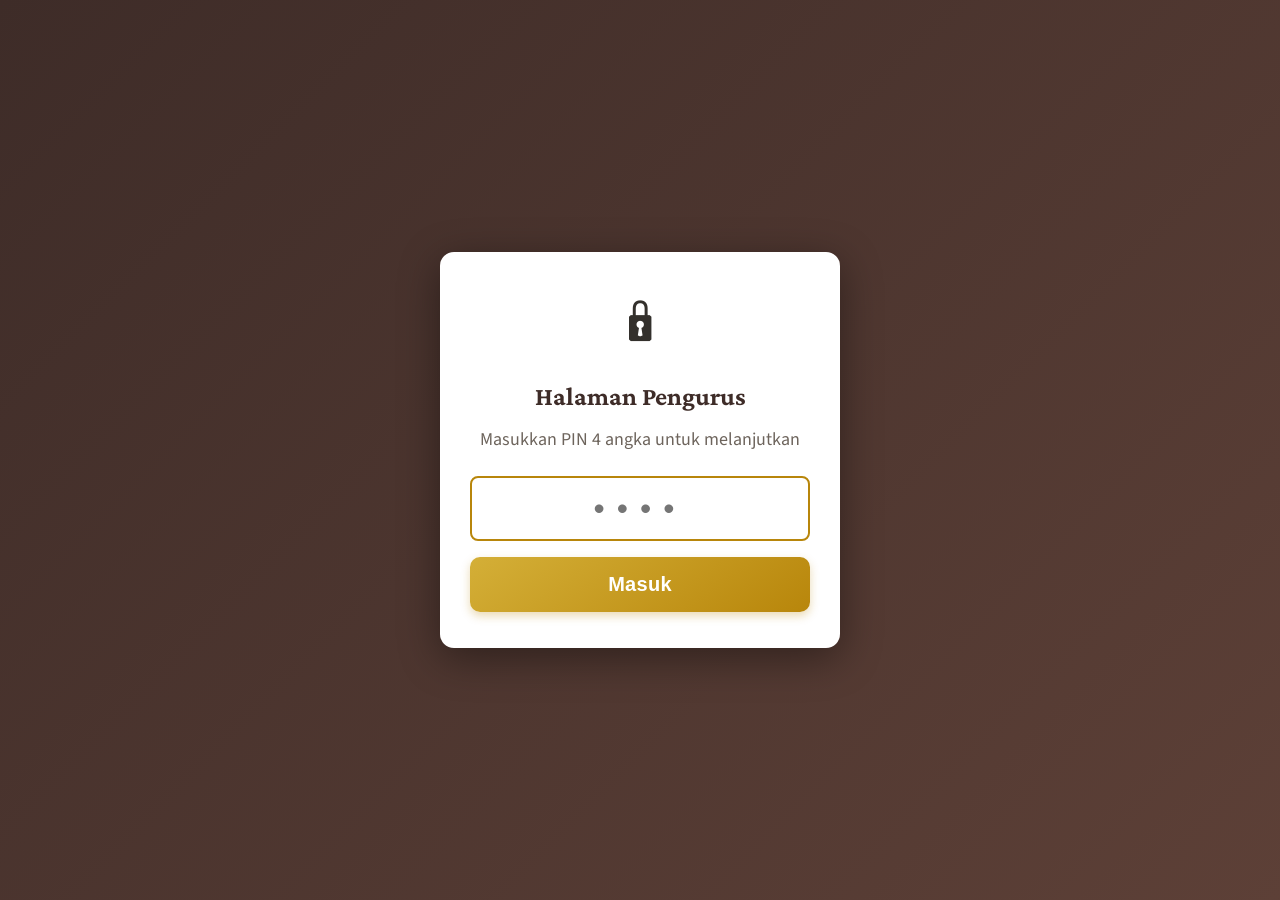
<file: gereja/admin.html>
<!DOCTYPE html>
<html lang="id">
<head>
  <meta charset="UTF-8">
  <meta name="viewport" content="width=device-width, initial-scale=1.0">
  <title>Admin — Gereja Kristus Cinta Kasih</title>
  <link rel="stylesheet" href="styles.css">
  <link rel="preconnect" href="https://fonts.googleapis.com">
  <link href="https://fonts.googleapis.com/css2?family=Crimson+Pro:wght@400;600;700&family=Source+Sans+3:wght@400;500;600;700&display=swap" rel="stylesheet">
</head>
<body class="admin-page">

  <!-- PIN Screen -->
  <div class="pin-screen" id="pinScreen">
    <div class="pin-card">
      <div class="pin-lock">&#128274;</div>
      <h2>Halaman Pengurus</h2>
      <p>Masukkan PIN 4 angka untuk melanjutkan</p>
      <input type="password" id="pinInput" inputmode="numeric" maxlength="4" placeholder="••••" autocomplete="off">
      <div class="pin-error" id="pinError" style="display:none;">PIN salah, coba lagi.</div>
      <button class="btn-submit" id="pinBtn">Masuk</button>
    </div>
  </div>

  <!-- Admin Main (hidden until PIN verified) -->
  <div class="admin-wrap" id="adminWrap" style="display:none;">

    <header class="admin-header">
      <div class="admin-header-inner">
        <a href="index.html" class="btn-back">&#8592; Kembali ke Tampilan Jemaat</a>
        <h1>Panel Pengurus</h1>
        <button class="btn-outline" id="logoutBtn">Keluar</button>
      </div>
    </header>

    <!-- Menu navigasi admin: memisahkan tiap bagian agar tidak menumpuk -->
    <nav class="admin-menu" id="adminMenu">
      <button class="admin-menu-btn active" data-page="dashboard">📊 Dashboard</button>
      <button class="admin-menu-btn" data-page="warta">📰 Warta</button>
      <button class="admin-menu-btn" data-page="jadwal">🗓️ Jadwal</button>
      <button class="admin-menu-btn" data-page="jemaat">👥 Data Jemaat</button>
      <button class="admin-menu-btn" data-page="doa">🙏 Pokok Doa</button>
    </nav>

    <main class="admin-main">

      <!-- ==================== HALAMAN MENU: DASHBOARD ==================== -->
      <div class="admin-menu-page" id="halaman-dashboard">

        <section class="admin-dashboard">
          <div class="stat-cards">
            <div class="stat-card">
              <span class="stat-num" id="statJemaat">0</span>
              <span class="stat-label">Jemaat Terdaftar</span>
            </div>
            <div class="stat-card">
              <span class="stat-num" id="statDoa">0</span>
              <span class="stat-label">Pokok Doa Masuk</span>
            </div>
            <div class="stat-card birthday-card">
              <span class="stat-num" id="statUlang">0</span>
              <span class="stat-label">Ulang Tahun Hari Ini</span>
            </div>
          </div>

          <!-- Birthday Reminder -->
          <div class="admin-panel" id="birthdayPanel">
            <div class="panel-title">
              <h2>&#127881; Ulang Tahun Hari Ini</h2>
            </div>
            <div id="birthdayList">
              <p class="empty-note">Tidak ada jemaat yang berulang tahun hari ini.</p>
            </div>
          </div>
        </section>

      </div>

      <!-- ==================== HALAMAN MENU: WARTA ==================== -->
      <div class="admin-menu-page" id="halaman-warta" style="display:none;">

        <section class="admin-panel">
          <div class="panel-title">
            <h2>Update Warta Jemaat</h2>
          </div>
          <div class="admin-form">
            <div class="form-group">
              <label for="wartaText">Teks Warta Jemaat — Akan ditampilkan di halaman publik</label>
              <textarea id="wartaText" rows="6" placeholder="Tulis warta terbaru di sini..."></textarea>
            </div>
            <div class="form-group">
              <label for="wartaFile">Tambah File Warta (PDF / Gambar) — Opsional</label>
              <input type="file" id="wartaFile" accept=".pdf,.png,.jpg,.jpeg,.gif,.webp">
              <small class="form-hint">Format: PDF, PNG, JPG, GIF, WebP. Maksimal 5 MB.</small>
            </div>
            <div id="filePreview" style="display:none; margin-top:10px;">
              <strong>File dipilih:</strong> <span id="fileName"></span>
              <button type="button" class="btn-outline btn-small" id="removeFileBtn" style="margin-left:10px;">Hapus</button>
            </div>
            <button class="btn-submit" id="saveWartaBtn">Simpan Warta</button>
            <button class="btn-outline btn-cancel-edit" id="batalEditWartaBtn" style="display:none; margin-top:10px;">Batalkan Edit</button>
            <div class="inline-msg" id="msgWarta" style="display:none;">Warta berhasil disimpan &#10003;</div>
          </div>
        </section>

        <section class="admin-panel">
          <div class="panel-title">
            <h2>Daftar Warta Tersimpan</h2>
            <p class="panel-sub">Klik Edit untuk mengubah, atau Hapus untuk membuang warta.</p>
          </div>
          <div class="table-scroll">
            <table class="admin-table">
              <thead>
                <tr>
                  <th>No</th>
                  <th>Tanggal</th>
                  <th>Isi (Preview)</th>
                  <th>File</th>
                  <th>Aksi</th>
                </tr>
              </thead>
              <tbody id="wartaTableBody"></tbody>
            </table>
          </div>
          <div class="empty-note" id="emptyWartaList">Belum ada warta tersimpan.</div>
        </section>

      </div>

      <!-- ==================== HALAMAN MENU: JADWAL ==================== -->
      <div class="admin-menu-page" id="halaman-jadwal" style="display:none;">

        <section class="admin-panel">
          <div class="panel-title">
            <h2>Tambah / Edit Jadwal Ibadah</h2>
            <p class="panel-sub">Pilih kategori, isi hari/nama/jam, lalu tambah. Gunakan tombol Edit untuk mengubah jadwal yang sudah ada.</p>
          </div>
          <div class="admin-form">
            <div class="form-group">
              <label for="kategoriJadwal">Kategori Ibadah</label>
              <select id="kategoriJadwal">
                <option value="raya">Ibadah Raya / Umum</option>
                <option value="anak">Sekolah Minggu</option>
                <option value="kpr">KPR (Pemuda &amp; Remaja)</option>
                <option value="khusus">Ibadah Khusus Lainnya</option>
              </select>
            </div>
            <!-- Kolom nama kategori, hanya dipakai bila pilihan "Ibadah Khusus Lainnya" -->
            <div class="form-group" id="grupNamaKhusus" style="display:none;">
              <label for="namaKhusus">Nama Ibadah Khusus (mis. Ibadah Natal, Ibadah Syukur)</label>
              <input type="text" id="namaKhusus" placeholder="Contoh: Ibadah Natal — 25 Desember">
            </div>
            <div class="form-row">
              <div class="form-group form-col">
                <label for="hariJadwal">Hari</label>
                <input type="text" id="hariJadwal" placeholder="Contoh: Minggu">
              </div>
              <div class="form-group form-col">
                <label for="jamJadwal">Jam</label>
                <input type="text" id="jamJadwal" placeholder="Contoh: 09:00 — 11:00 WIB">
              </div>
            </div>
            <div class="form-group">
              <label for="namaKegiatan">Nama Kegiatan</label>
              <input type="text" id="namaKegiatan" placeholder="Contoh: Ibadah Raya Khusus">
            </div>
            <button class="btn-submit" id="tambahJadwalBtn">Tambah Jadwal</button>
            <button class="btn-outline btn-cancel-edit" id="batalEditBtn" style="display:none;">Batalkan Edit</button>
            <div class="inline-msg" id="msgTambah" style="display:none;">Jadwal berhasil ditambahkan &#10003;</div>
          </div>

          <!-- Daftar ibadah khusus yang sudah dibuat -->
          <div class="jadwal-list-wrap">
            <h3 class="list-title">Ibadah Khusus yang Sudah Dibuat</h3>
            <div id="jadwalKhususList"></div>
          </div>
        </section>

        <section class="admin-panel">
          <div class="panel-title">
            <h2>Kelola Jadwal yang Sudah Ada</h2>
            <p class="panel-sub">Pilih kategori, lalu klik Edit untuk mengubah atau Hapus untuk membuang jadwal.</p>
          </div>
          <div class="admin-form">
            <div class="form-group">
              <!-- Pilihan kategori untuk melihat & mengelola jadwal yang ada -->
              <label for="kelolaKategori">Kategori</label>
              <select id="kelolaKategori">
                <option value="raya">Ibadah Raya / Umum</option>
                <option value="anak">Sekolah Minggu</option>
                <option value="kpr">KPR (Pemuda &amp; Remaja)</option>
                <option value="khusus">Ibadah Khusus Lainnya</option>
              </select>
            </div>
            <button class="btn-submit" id="tampilkanKelolaBtn">Tampilkan Jadwal Kategori Ini</button>
          </div>
          <div class="table-scroll">
            <table class="admin-table">
              <thead>
                <tr>
                  <th>No</th>
                  <th>Hari</th>
                  <th>Nama Kegiatan</th>
                  <th>Jam</th>
                  <th>Aksi</th>
                </tr>
              </thead>
              <tbody id="kelolaTableBody"></tbody>
            </table>
            <p class="empty-note">Gunakan tombol Edit untuk mengubah jadwal, atau Hapus untuk membuang jadwal.</p>
          </div>
          <div class="empty-note" id="emptyKelola">Belum ada jadwal untuk kategori ini.</div>
        </section>

      </div>

      <!-- ==================== HALAMAN MENU: DATA JEMAAT ==================== -->
      <div class="admin-menu-page" id="halaman-jemaat" style="display:none;">

        <section class="admin-panel">
          <div class="panel-title">
            <h2>Data Jemaat Terdaftar</h2>
            <p class="panel-sub">Daftar jemaat baru yang mengisi formulir di halaman publik.</p>
          </div>
          <div class="table-scroll">
            <table class="admin-table">
              <thead>
                <tr>
                  <th>No</th>
                  <th>Nama</th>
                  <th>Tanggal Lahir</th>
                  <th>No. HP/WA</th>
                  <th>Alamat Rumah</th>
                </tr>
              </thead>
              <tbody id="jemaatTableBody"></tbody>
            </table>
          </div>
          <div class="empty-note" id="emptyJemaat">Belum ada jemaat terdaftar.</div>
        </section>

      </div>

      <!-- ==================== HALAMAN MENU: POKOK DOA ==================== -->
      <div class="admin-menu-page" id="halaman-doa" style="display:none;">

        <section class="admin-panel">
          <div class="panel-title">
            <h2>Permohonan Doa Masuk</h2>
            <p class="panel-sub">Daftar permohonan doa yang dikirim jemaat (dengan status privasi).</p>
          </div>
          <div class="table-scroll">
            <table class="admin-table">
              <thead>
                <tr>
                  <th>No</th>
                  <th>Pokok Doa</th>
                  <th>Privasi</th>
                  <th>Tgl Masuk</th>
                </tr>
              </thead>
              <tbody id="doaTableBody"></tbody>
            </table>
          </div>
          <div class="empty-note" id="emptyDoa">Belum ada permohonan doa.</div>
        </section>

      </div>

    </main>
  </div>

  <script src="admin.js"></script>
</body>
</html>
</file>
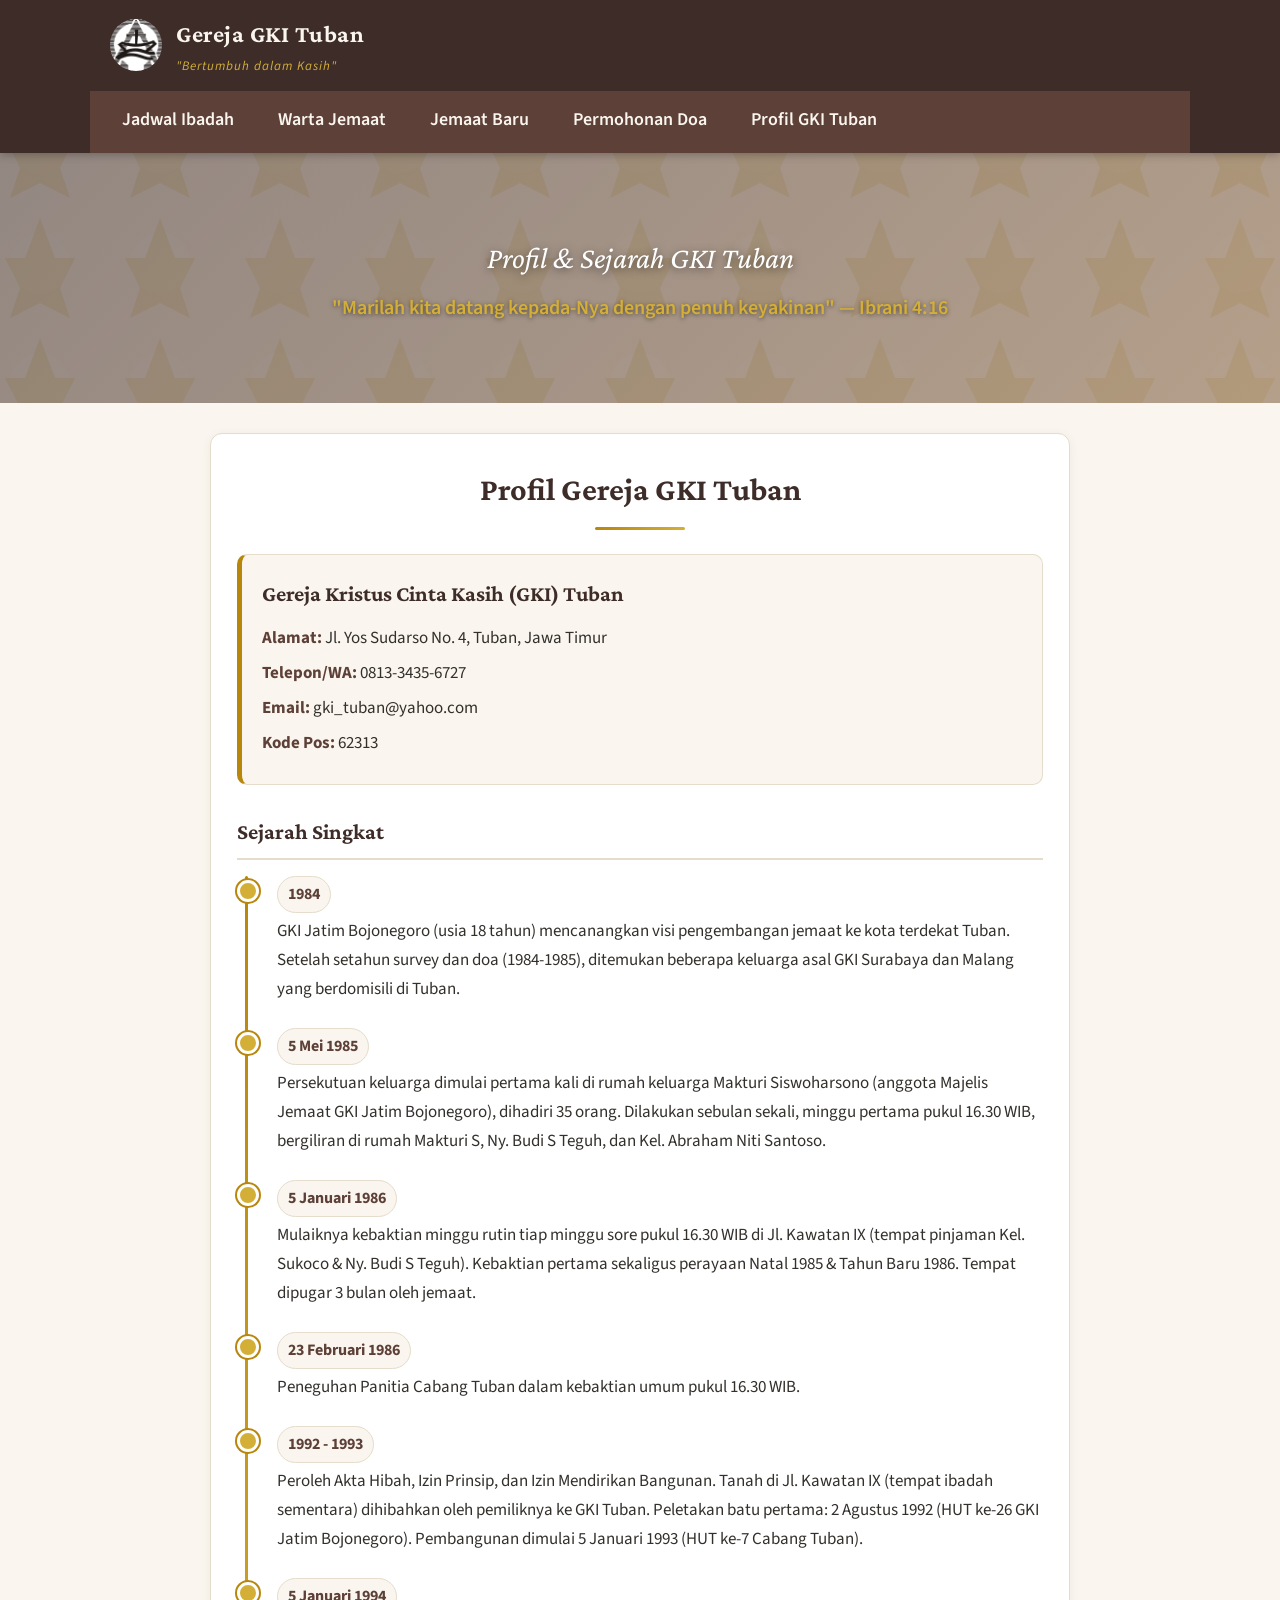
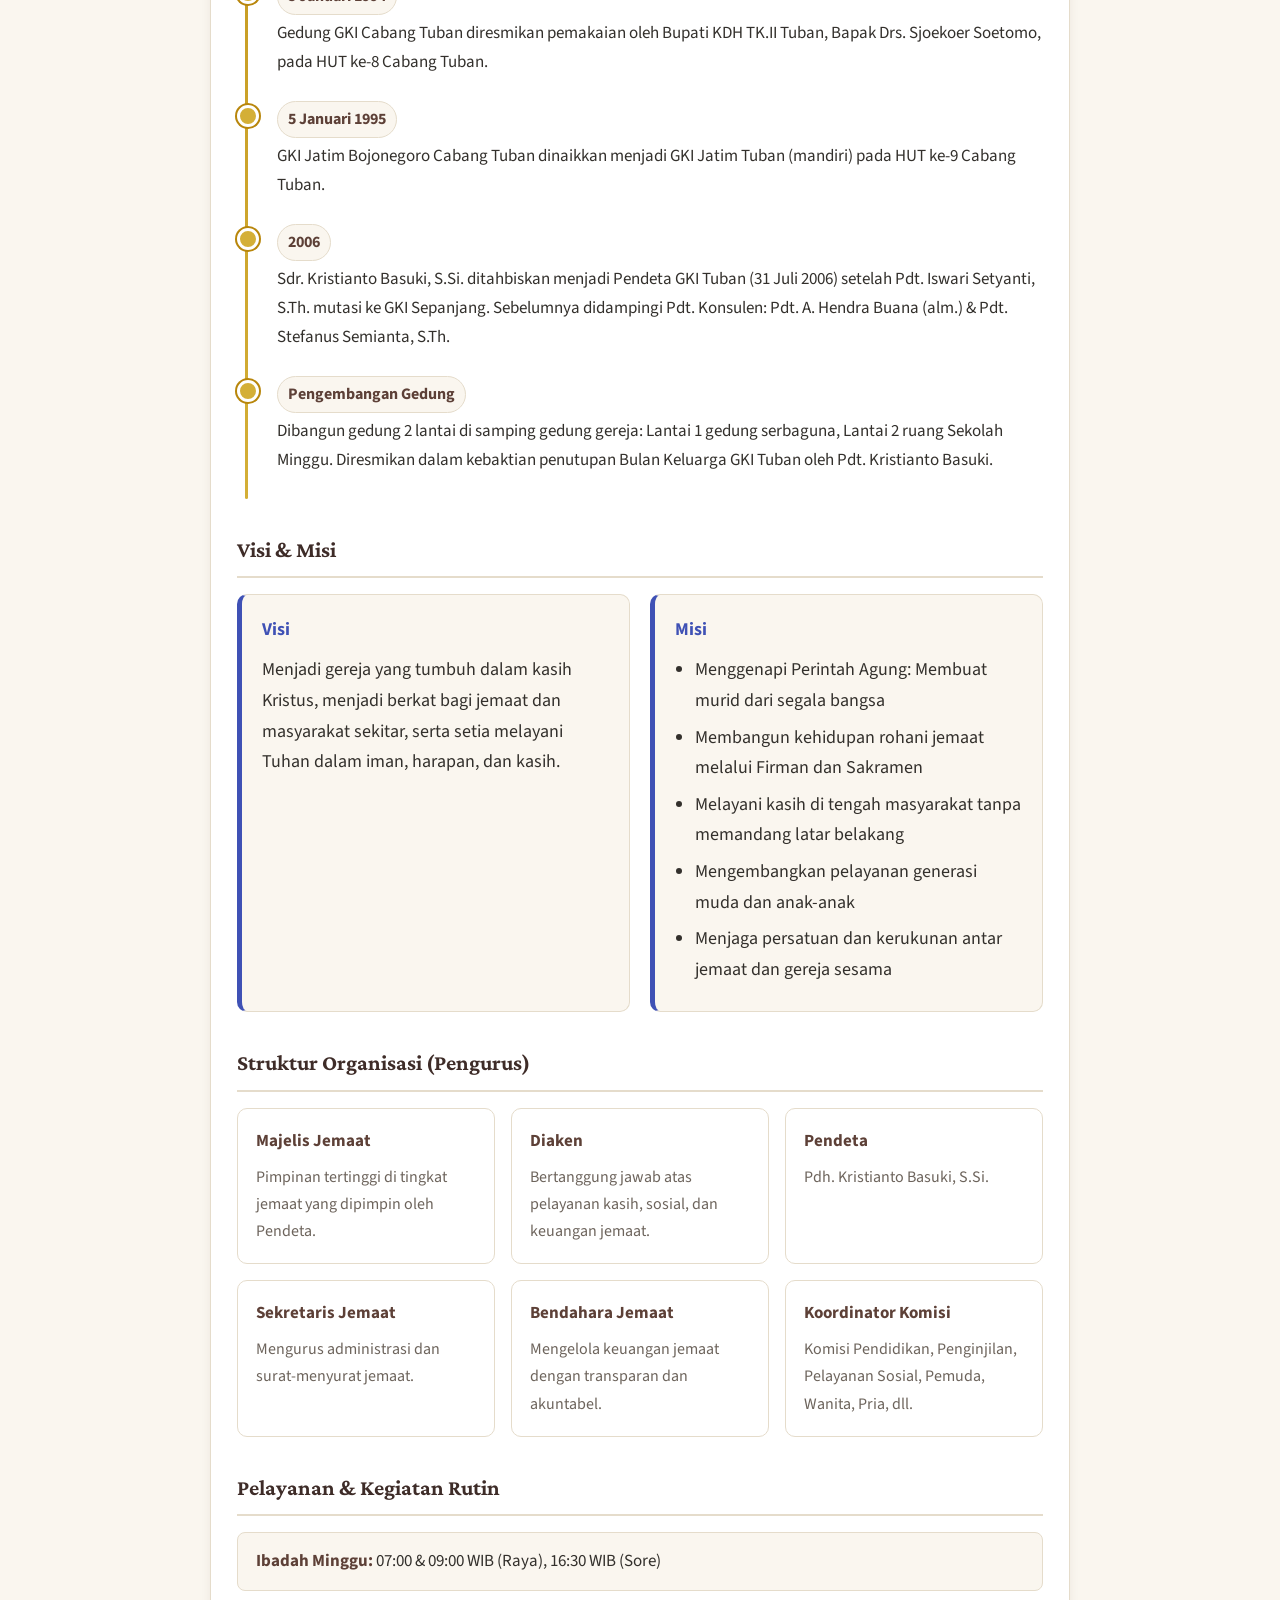
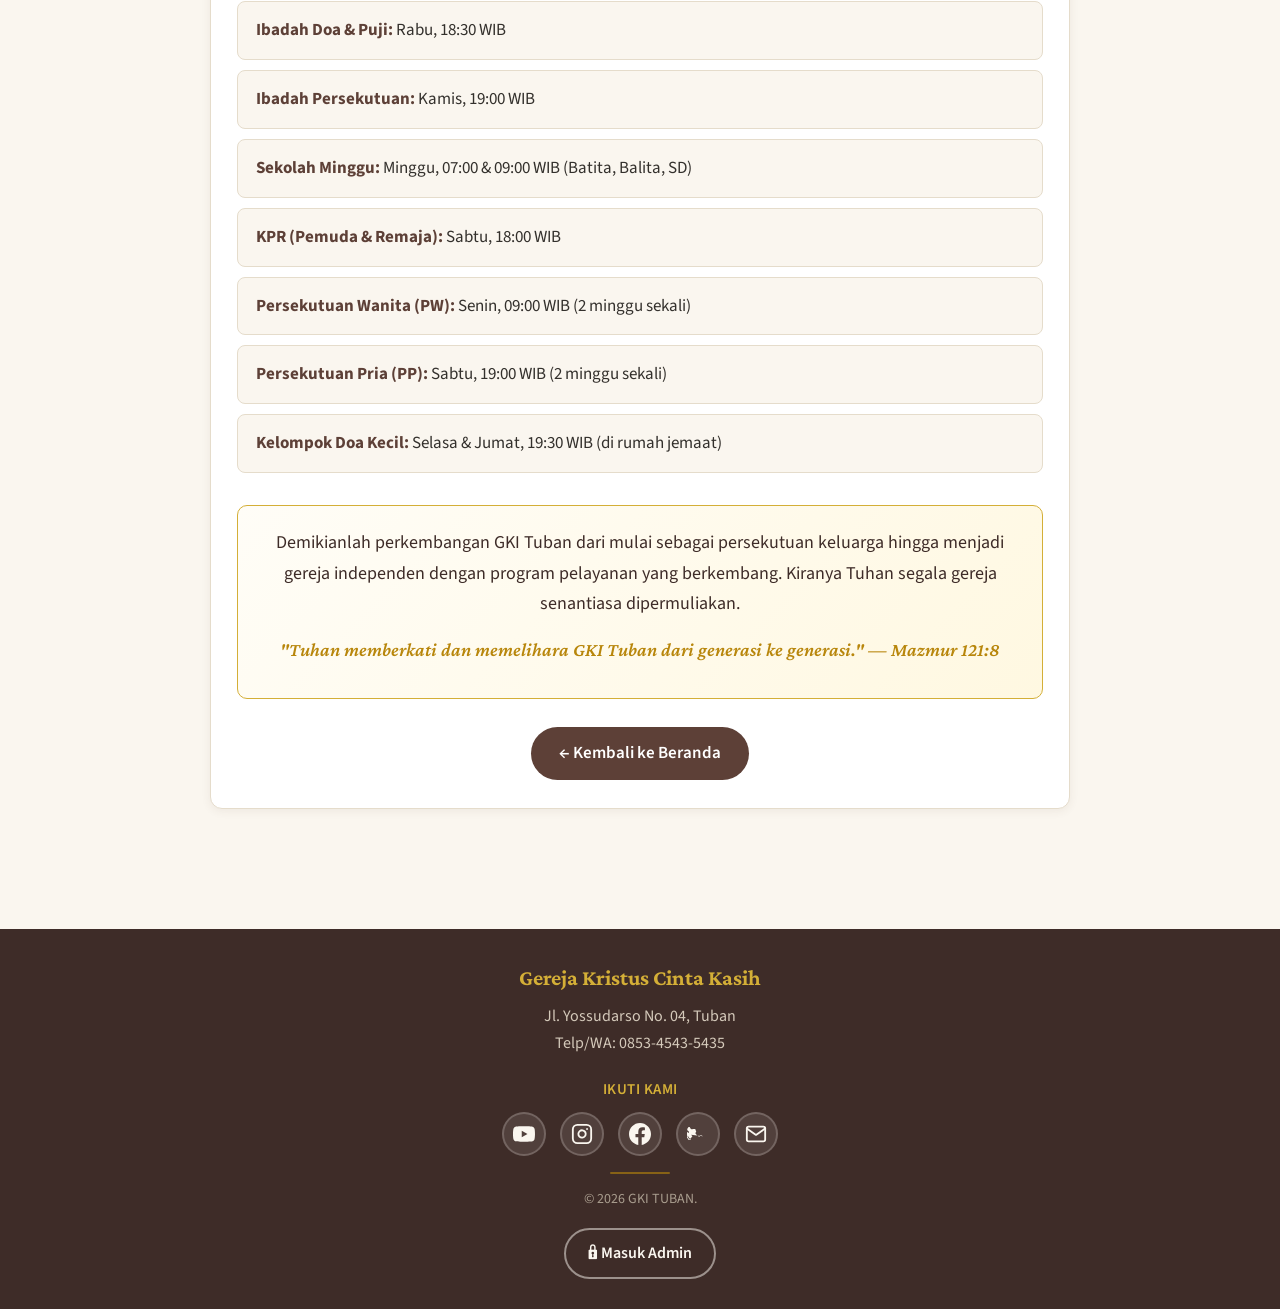
<file: gereja/profil.html>
<!DOCTYPE html>
<html lang="id">
<head>
  <meta charset="UTF-8">
  <meta name="viewport" content="width=device-width, initial-scale=1.0">
  <title>Profil GKI Tuban </title>
  <link rel="stylesheet" href="styles.css">
  <link rel="preconnect" href="https://fonts.googleapis.com">
  <link href="https://fonts.googleapis.com/css2?family=Crimson+Pro:wght@400;600;700&family=Source+Sans+3:wght@400;500;600;700&display=swap" rel="stylesheet">
</head>
<body>

  <!-- Header -->
  <header class="site-header">
    <div class="header-inner">
      <div class="logo-area">
        <img src="logo gki.png" alt="Logo GKI Tuban" class="logo-icon">
        <div class="logo-text">
          <span class="church-name">Gereja GKI Tuban</span>
          <span class="church-motto">"Bertumbuh dalam Kasih"</span>
        </div>
      </div>
      <button class="mobile-menu-btn" id="mobileMenuBtn" aria-label="Menu">
        <span></span><span></span><span></span>
      </button>
    </div>
    <nav class="main-nav" id="mainNav">
      <a href="index.html#jadwal" class="nav-link">Jadwal Ibadah</a>
      <a href="index.html#warta" class="nav-link">Warta Jemaat</a>
      <a href="index.html#jemaat-baru" class="nav-link">Jemaat Baru</a>
      <a href="index.html#doa" class="nav-link">Permohonan Doa</a>
      <a href="profil.html" class="nav-link active">Profil GKI Tuban</a>
    </nav>
  </header>

  <!-- Hero Banner untuk halaman profil -->
  <section class="hero-banner" style="height: 250px;">
    <div class="hero-overlay"></div>
    <div class="hero-content">
      <p class="hero-verse">Profil & Sejarah GKI Tuban</p>
      <p class="hero-ref">"Marilah kita datang kepada-Nya dengan penuh keyakinan" — Ibrani 4:16</p>
    </div>
  </section>

  <main class="main-content">

    <!-- ===================== PROFIL LENGKAP GKI TUBAN ===================== -->
    <section class="section-block">
      <div class="section-header">
        <h2>Profil Gereja GKI Tuban</h2>
        <div class="section-divider"></div>
      </div>

      <div class="profile-content">
        <div class="profile-intro-box">
          <h3>Gereja Kristus Cinta Kasih (GKI) Tuban</h3>
          <p><strong>Alamat:</strong> Jl. Yos Sudarso No. 4, Tuban, Jawa Timur</p>
          <p><strong>Telepon/WA:</strong>  0813-3435-6727</p>
          <p><strong>Email:</strong>  gki_tuban@yahoo.com </p>
          <p><strong>Kode Pos:</strong> 62313</p>
        </div>

        <div class="profile-section">
          <h3>Sejarah Singkat</h3>
          <div class="history-timeline">
            <div class="timeline-item">
              <div class="timeline-year">1984</div>
              <div class="timeline-desc">GKI Jatim Bojonegoro (usia 18 tahun) mencanangkan visi pengembangan jemaat ke kota terdekat Tuban. Setelah setahun survey dan doa (1984-1985), ditemukan beberapa keluarga asal GKI Surabaya dan Malang yang berdomisili di Tuban.</div>
            </div>
            <div class="timeline-item">
              <div class="timeline-year">5 Mei 1985</div>
              <div class="timeline-desc">Persekutuan keluarga dimulai pertama kali di rumah keluarga Makturi Siswoharsono (anggota Majelis Jemaat GKI Jatim Bojonegoro), dihadiri 35 orang. Dilakukan sebulan sekali, minggu pertama pukul 16.30 WIB, bergiliran di rumah Makturi S, Ny. Budi S Teguh, dan Kel. Abraham Niti Santoso.</div>
            </div>
            <div class="timeline-item">
              <div class="timeline-year">5 Januari 1986</div>
              <div class="timeline-desc">Mulaiknya kebaktian minggu rutin tiap minggu sore pukul 16.30 WIB di Jl. Kawatan IX (tempat pinjaman Kel. Sukoco & Ny. Budi S Teguh). Kebaktian pertama sekaligus perayaan Natal 1985 & Tahun Baru 1986. Tempat dipugar 3 bulan oleh jemaat.</div>
            </div>
            <div class="timeline-item">
              <div class="timeline-year">23 Februari 1986</div>
              <div class="timeline-desc">Peneguhan Panitia Cabang Tuban dalam kebaktian umum pukul 16.30 WIB.</div>
            </div>
            <div class="timeline-item">
              <div class="timeline-year">1992 - 1993</div>
              <div class="timeline-desc">Peroleh Akta Hibah, Izin Prinsip, dan Izin Mendirikan Bangunan. Tanah di Jl. Kawatan IX (tempat ibadah sementara) dihibahkan oleh pemiliknya ke GKI Tuban. Peletakan batu pertama: 2 Agustus 1992 (HUT ke-26 GKI Jatim Bojonegoro). Pembangunan dimulai 5 Januari 1993 (HUT ke-7 Cabang Tuban).</div>
            </div>
            <div class="timeline-item">
              <div class="timeline-year">5 Januari 1994</div>
              <div class="timeline-desc">Gedung GKI Cabang Tuban diresmikan pemakaian oleh Bupati KDH TK.II Tuban, Bapak Drs. Sjoekoer Soetomo, pada HUT ke-8 Cabang Tuban.</div>
            </div>
            <div class="timeline-item">
              <div class="timeline-year">5 Januari 1995</div>
              <div class="timeline-desc">GKI Jatim Bojonegoro Cabang Tuban dinaikkan menjadi GKI Jatim Tuban (mandiri) pada HUT ke-9 Cabang Tuban.</div>
            </div>
            <div class="timeline-item">
              <div class="timeline-year">2006</div>
              <div class="timeline-desc">Sdr. Kristianto Basuki, S.Si. ditahbiskan menjadi Pendeta GKI Tuban (31 Juli 2006) setelah Pdt. Iswari Setyanti, S.Th. mutasi ke GKI Sepanjang. Sebelumnya didampingi Pdt. Konsulen: Pdt. A. Hendra Buana (alm.) & Pdt. Stefanus Semianta, S.Th.</div>
            </div>
            <div class="timeline-item">
              <div class="timeline-year">Pengembangan Gedung</div>
              <div class="timeline-desc">Dibangun gedung 2 lantai di samping gedung gereja: Lantai 1 gedung serbaguna, Lantai 2 ruang Sekolah Minggu. Diresmikan dalam kebaktian penutupan Bulan Keluarga GKI Tuban oleh Pdt. Kristianto Basuki.</div>
            </div>
          </div>
        </div>

        <div class="profile-section">
          <h3>Visi & Misi</h3>
          <div class="vision-mission">
            <div class="vm-card">
              <h4>Visi</h4>
              <p>Menjadi gereja yang tumbuh dalam kasih Kristus, menjadi berkat bagi jemaat dan masyarakat sekitar, serta setia melayani Tuhan dalam iman, harapan, dan kasih.</p>
            </div>
            <div class="vm-card">
              <h4>Misi</h4>
              <ul>
                <li>Menggenapi Perintah Agung: Membuat murid dari segala bangsa</li>
                <li>Membangun kehidupan rohani jemaat melalui Firman dan Sakramen</li>
                <li>Melayani kasih di tengah masyarakat tanpa memandang latar belakang</li>
                <li>Mengembangkan pelayanan generasi muda dan anak-anak</li>
                <li>Menjaga persatuan dan kerukunan antar jemaat dan gereja sesama</li>
              </ul>
            </div>
          </div>
        </div>

        <div class="profile-section">
          <h3>Struktur Organisasi (Pengurus)</h3>
          <div class="structure-grid">
            <div class="structure-card">
              <h4>Majelis Jemaat</h4>
              <p>Pimpinan tertinggi di tingkat jemaat yang dipimpin oleh Pendeta.</p>
            </div>
            <div class="structure-card">
              <h4>Diaken</h4>
              <p>Bertanggung jawab atas pelayanan kasih, sosial, dan keuangan jemaat.</p>
            </div>
            <div class="structure-card">
              <h4>Pendeta</h4>
              <p>Pdh. Kristianto Basuki, S.Si.</p>
            </div>
            <div class="structure-card">
              <h4>Sekretaris Jemaat</h4>
              <p>Mengurus administrasi dan surat-menyurat jemaat.</p>
            </div>
            <div class="structure-card">
              <h4>Bendahara Jemaat</h4>
              <p>Mengelola keuangan jemaat dengan transparan dan akuntabel.</p>
            </div>
            <div class="structure-card">
              <h4>Koordinator Komisi</h4>
              <p>Komisi Pendidikan, Penginjilan, Pelayanan Sosial, Pemuda, Wanita, Pria, dll.</p>
            </div>
          </div>
        </div>

        <div class="profile-section">
          <h3>Pelayanan & Kegiatan Rutin</h3>
          <ul class="ministry-list">
            <li><strong>Ibadah Minggu:</strong> 07:00 & 09:00 WIB (Raya), 16:30 WIB (Sore)</li>
            <li><strong>Ibadah Doa & Puji:</strong> Rabu, 18:30 WIB</li>
            <li><strong>Ibadah Persekutuan:</strong> Kamis, 19:00 WIB</li>
            <li><strong>Sekolah Minggu:</strong> Minggu, 07:00 & 09:00 WIB (Batita, Balita, SD)</li>
            <li><strong>KPR (Pemuda & Remaja):</strong> Sabtu, 18:00 WIB</li>
            <li><strong>Persekutuan Wanita (PW):</strong> Senin, 09:00 WIB (2 minggu sekali)</li>
            <li><strong>Persekutuan Pria (PP):</strong> Sabtu, 19:00 WIB (2 minggu sekali)</li>
            <li><strong>Kelompok Doa Kecil:</strong> Selasa & Jumat, 19:30 WIB (di rumah jemaat)</li>
          </ul>
        </div>

        <div class="profile-conclusion">
          <p>Demikianlah perkembangan GKI Tuban dari mulai sebagai persekutuan keluarga hingga menjadi gereja independen dengan program pelayanan yang berkembang. Kiranya Tuhan segala gereja senantiasa dipermuliakan.</p>
          <p class="blessing">"Tuhan memberkati dan memelihara GKI Tuban dari generasi ke generasi." — Mazmur 121:8</p>
        </div>

        <div class="back-link">
          <a href="index.html" class="btn-back-home">← Kembali ke Beranda</a>
        </div>
      </div>
    </section>

  </main>

  <!-- Footer -->
  <footer class="site-footer">
    <div class="footer-inner">
      <p class="footer-church">Gereja Kristus Cinta Kasih</p>
      <p class="footer-addr">Jl. Yossudarso No. 04, Tuban</p>
      <p class="footer-contact">Telp/WA: 0853-4543-5435</p>

      <!-- Social Media -->
      <div class="footer-social">
        <span class="social-label">Ikuti Kami</span>
        <div class="social-links">
          <a href="https://youtube.com" target="_blank" rel="noopener noreferrer" class="social-link social-youtube" aria-label="YouTube GKI Tuban" title="YouTube">
            <svg class="social-icon" viewBox="0 0 24 24" fill="currentColor" aria-hidden="true"><path d="M23.498 6.186a3.016 3.016 0 0 0-2.122-2.136C19.505 3.545 12 3.545 12 3.545s-7.505 0-9.377.505A3.017 3.017 0 0 0 .502 6.186C0 8.07 0 12 0 12s0 3.93.502 5.814a3.016 3.016 0 0 0 2.122 2.136c1.871.505 9.376.505 9.376.505s7.505 0 9.377-.505a3.015 3.015 0 0 0 2.122-2.136C24 15.93 24 12 24 12s0-3.93-.502-5.814zM9.545 15.568V8.432L15.818 12 9.545 15.568z"/></svg>
          </a>
          <a href="https://instagram.com" target="_blank" rel="noopener noreferrer" class="social-link social-instagram" aria-label="Instagram GKI Tuban" title="Instagram">
            <svg class="social-icon" viewBox="0 0 24 24" fill="none" stroke="currentColor" stroke-width="2" stroke-linecap="round" stroke-linejoin="round" aria-hidden="true"><rect x="2" y="2" width="20" height="20" rx="5" ry="5"/><path d="M16 11.37A4 4 0 1 1 12.63 8 4 4 0 0 1 16 11.37z"/><line x1="17.5" y1="6.5" x2="17.51" y2="6.5"/></svg>
          </a>
          <a href="https://facebook.com" target="_blank" rel="noopener noreferrer" class="social-link social-facebook" aria-label="Facebook GKI Tuban" title="Facebook">
            <svg class="social-icon" viewBox="0 0 24 24" fill="currentColor" aria-hidden="true"><path d="M24 12.073c0-6.627-5.373-12-12-12s-12 5.373-12 12c0 5.99 4.388 10.954 10.125 11.854v-8.385H7.078v-3.47h3.047V9.43c0-3.007 1.792-4.669 4.533-4.669 1.312 0 2.686.235 2.686.235v2.953H15.83c-1.491 0-1.956.925-1.956 1.874v2.25h3.328l-.532 3.47h-2.796v8.385C19.612 23.027 24 18.062 24 12.073z"/></svg>
          </a>
          <a href="https://wa.me/6285345435435" target="_blank" rel="noopener noreferrer" class="social-link social-whatsapp" aria-label="WhatsApp GKI Tuban" title="WhatsApp">
            <svg class="social-icon" viewBox="0 0 24 24" fill="currentColor" aria-hidden="true"><path d="M17.472 14.382c-.297-.149-1.758-.867-2.03-.967-.273-.099-.471-.148-.67.15-.197.297-.767.966-.94 1.164-.173.199-.347.223-.644.075-.297-.15-1.255-.463-2.39-1.475-.883-.788-1.48-1.761-1.653-2.059-.173-.297-.018-.454.13-.606.134-.133.297-.347.446-.52.149-.174.198-.298.298-.472.099-.173.05-.371-.025-.52-.075-.149-.669-1.612-.916-2.207-.242-.579-.487-.5-.669-.51-.173-.008-.371-.01-.57-.01-.198 0-.396.01-.594.01-.198 0-.42.01-.618.075-.198.074-.402.15-.57.224-.297.15-.669.224-1.044.074-.372-.149-1.094-.573-1.492-1.425-.396-.853-.6-.963-.84-.997-.24-.033-.51-.074-.789.1-.297.174-1.048.74-1.348 1.474-.3.736-.397 1.264-.248 1.553.134.274.42.593.805 1.01.396.42.855.955.997 1.154.075.099.14.198.18.3.04.099.04.199-.055.298-.074.099-.18.248-.375.248-.188 0-.574-.173-.854-.274-.323-.12-.607-.274-.805-.423-.198-.149-.497-.446-.57-.446-.099 0-.198.074-.247.124a.76.76 0 0 0-.124.198c-.075.274-.298.916-.373 1.19-.074.274-.099.472-.074.646.025.174.1.347.223.447.273.224 1.094 1.355 1.517 2.39.298.734.446 1.308.496 1.483.05.198.05.396.024.57-.024.174-.223.224-.447.298-.248.074-.522.05-.794.025-.199-.025-.423-.05-.62-.15-.198-.1-.371-.274-.547-.472-.174-.198-.273-.423-.323-.646-.05-.223-.024-.371.05-.52.074-.15.201-.323.349-.472.174-.173.374-.323.62-.423.273-.1.597-.05.945.025.372.074 1.397.524 1.842 1.524.396.88.523 1.676.597 2.175.049.348.024.524-.124.67-.149.149-.397.173-.62.074-.198-.074-.396-.248-.594-.423-.173-.173-.3-.397-.423-.646-.074-.199-.05-.372.025-.547.074-.198.248-.472.472-.646.248-.174.573-.248.849-.174.397.075.794.174 1.019.373.224.223.472.523.646.849.174.323.198.573.074.794-.124.224-.373.323-.598.15a1.77 1.77 0 0 1-.647-.597 1.73 1.73 0 0 1-.348-.67c-.074-.249-.05-.473.05-.647.074-.199.273-.373.523-.447.274-.074.548-.05.823.05.174 0 .373-.025.547-.1.174-.074.397-.223.62-.398.224-.174.423-.374.597-.598.173-.223.223-.446.124-.62-.075-.149-.3-.274-.573-.3-.247-.025-.523-.025-.798-.025-.274 0-.548.025-.823.1-.273.074-.522.249-.746.473-.224.224-.423.524-.597.798-.174.274-.323.523-.398.748-.075.224-.075.423-.05.597.025.173.124.373.298.473.223.124.446.149.745.124.298-.025.62-.075.945-.274.323-.198.62-.473.895-.798.274-.323.523-.72.646-1.19.124-.473.05-1.019-.249-1.468a1.76 1.76 0 0 0-.648-.62c-.223-.173-.447-.3-.697-.374-.273-.074-.573-.1-.873-.1-.173 0-.347.025-.52.075z"/></svg>
          </a>
          <a href="mailto:gki.tuban@example.com" class="social-link social-email" aria-label="Email GKI Tuban" title="Email">
            <svg class="social-icon" viewBox="0 0 24 24" fill="none" stroke="currentColor" stroke-width="2" stroke-linecap="round" stroke-linejoin="round" aria-hidden="true"><path d="M4 4h16c1.1 0 2 .9 2 2v12c0 1.1-.9 2-2 2H4c-1.1 0-2-.9-2-2V6c0-1.1.9-2 2-2z"/><polyline points="22,6 12,13 2,6"/></svg>
          </a>
        </div>
      </div>

      <div class="footer-divider"></div>
      <p class="footer-copy">&copy; 2026 GKI TUBAN.</p>
      <a href="admin.html" class="btn-admin-access">&#128274; Masuk Admin</a>
    </div>
  </footer>

  <script src="app.js"></script>
</body>
</html>
</file>
<file: gereja/styles.css>
:root {
  --warna-emas: #b8860b;
  --warna-emas-terang: #d4af37;
  --warna-cokelat: #5d4037;
  --warna-cokelat-gelap: #3e2c28;
  --warna-krem: #faf6ef;
  --warna-krem-gelap: #f1e9dc;
  --warna-biru-doa: #3f51b5;
  
  --warna-hijau: #2e7d32;
  --warna-merah: #c62828;
  --warna-teks: #33302c;
  --warna-teks-muda: #6d645c;
  --warna-putih: #ffffff;
  --warna-garis: #e5dccb;
}

* {
  margin: 0;
  padding: 0;
  box-sizing: border-box;
}

html {
  scroll-behavior: smooth;
  scroll-padding-top: 80px;
}

body {
  font-family: 'Source Sans 3', -apple-system, BlinkMacSystemFont, "Segoe UI", Arial, sans-serif;
  background: var(--warna-krem);
  color: var(--warna-teks);
  font-size: 18px; /* ukuran font agak besar untuk lansia */
  line-height: 1.7;
}

h1, h2, h3 {
  font-family: 'Crimson Pro', Georgia, serif;
  color: var(--warna-cokelat-gelap);
}

/* ================= HEADER & NAVIGASI ================= */

.site-header {
  background: var(--warna-cokelat-gelap);
  color: var(--warna-krem);
  position: sticky;
  top: 0;
  z-index: 100;
  box-shadow: 0 2px 8px rgba(0,0,0,0.25);
}

.header-inner {
  display: flex;
  align-items: center;
  justify-content: space-between;
  max-width: 1100px;
  margin: 0 auto;
  padding: 14px 20px;
}

.logo-area {
  display: flex;
  align-items: center;
  gap: 14px;
}

.logo-icon {
  width: 52px;
  height: 52px;
  border-radius: 50%;
  object-fit: cover;
  flex-shrink: 0;
}

.logo-text {
  display: flex;
  flex-direction: column;
}

.church-name {
  font-family: 'Crimson Pro', Georgia, serif;
  font-size: 24px;
  font-weight: 700;
  letter-spacing: 0.5px;
}

.church-motto {
  font-size: 13px;
  font-style: italic;
  color: var(--warna-emas-terang);
  letter-spacing: 1px;
}

/* Mobile menu toggle */
.mobile-menu-btn {
  display: none;
  background: none;
  border: 2px solid var(--warna-krem);
  border-radius: 6px;
  padding: 8px;
  cursor: pointer;
  flex-direction: column;
  gap: 5px;
}

.mobile-menu-btn span {
  display: block;
  width: 26px;
  height: 3px;
  background: var(--warna-krem);
  border-radius: 2px;
}

.main-nav {
  background: var(--warna-cokelat);
  max-width: 1100px;
  margin: 0 auto;
  display: flex;
  padding: 0 10px;
}

.nav-link {
  display: block;
  padding: 14px 22px;
  color: var(--warna-krem);
  text-decoration: none;
  font-size: 18px;
  font-weight: 600;
  border-bottom: 4px solid transparent;
  transition: background 0.2s;
}

.nav-link:hover,
.nav-link.active {
  background: var(--warna-cokelat-gelap);
  border-bottom-color: var(--warna-emas-terang);
}

/* ================= HERO BANNER ================= */

.hero-banner {
  position: relative;
  height: 300px;
  background-image:
    linear-gradient(135deg, rgba(62,44,40,0.55), rgba(124,88,56,0.55)),
    url('data:image/svg+xml;utf8,<svg xmlns="http://www.w3.org/2000/svg" width="120" height="120" viewBox="0 0 120 120"><circle cx="60" cy="45" r="30" fill="%23ffffff" opacity="0.25"/><path d="M60 0 L75 40 L95 40 L80 70 L90 100 L60 85 L30 100 L40 70 L25 40 L45 40 Z" fill="%23d4af37" opacity="0.20"/></svg>');
  background-size: auto, 120px 120px;
  background-position: center, center;
  display: flex;
  align-items: center;
  justify-content: center;
  text-align: center;
}

.hero-content {
  max-width: 700px;
  padding: 20px;
}

.hero-verse {
  font-family: 'Crimson Pro', Georgia, serif;
  font-size: 30px;
  font-style: italic;
  color: var(--warna-putih);
  text-shadow: 0 2px 8px rgba(0,0,0,0.5);
  margin-bottom: 8px;
}

.hero-ref {
  color: var(--warna-emas-terang);
  font-size: 20px;
  font-weight: 600;
  text-shadow: 0 1px 4px rgba(0,0,0,0.5);
}

/* ================= MAIN CONTENT / SECTIONS ================= */

.main-content {
  max-width: 900px;
  margin: 0 auto;
  padding: 30px 20px 60px;
}

.section-block {
  margin-bottom: 60px;
  background: var(--warna-putih);
  border-radius: 12px;
  padding: 28px 26px;
  box-shadow: 0 2px 10px rgba(93,64,55,0.08);
  border: 1px solid var(--warna-garis);
}

.section-header {
  text-align: center;
  margin-bottom: 24px;
}

.section-header h2 {
  font-size: 32px;
  margin-bottom: 10px;
}

.section-divider {
  width: 90px;
  height: 3px;
  background: linear-gradient(90deg, var(--warna-emas), var(--warna-emas-terang));
  margin: 0 auto;
  border-radius: 3px;
}

.section-desc {
  text-align: center;
  color: var(--warna-teks-muda);
  margin-bottom: 24px;
  font-size: 18px;
}

/* ================= SCHEDULE TABS ================= */

.schedule-tabs {
  display: flex;
  flex-wrap: wrap;
  gap: 8px;
  justify-content: center;
  margin-bottom: 24px;
}

.tab-btn {
  background: var(--warna-krem-gelap);
  border: 2px solid var(--warna-garis);
  color: var(--warna-cokelat);
  font-size: 16px;
  font-weight: 600;
  padding: 12px 20px;
  border-radius: 30px;
  cursor: pointer;
  transition: all 0.2s;
}

.tab-btn:hover {
  background: var(--warna-krem);
}

.tab-btn.active {
  background: var(--warna-cokelat);
  border-color: var(--warna-cokelat);
  color: var(--warna-putih);
}

.tab-content {
  display: none;
}

.tab-content.active {
  display: block;
  animation: fadeIn 0.3s ease;
}

@keyframes fadeIn {
  from { opacity: 0; transform: translateY(6px); }
  to { opacity: 1; transform: translateY(0); }
}

.schedule-card {
  display: flex;
  align-items: center;
  gap: 18px;
  background: var(--warna-krem);
  border-left: 5px solid var(--warna-emas);
  border-radius: 8px;
  padding: 16px 20px;
  margin-bottom: 12px;
}

.schedule-day {
  flex-shrink: 0;
  min-width: 90px;
  text-align: center;
  background: var(--warna-cokelat);
  color: var(--warna-putih);
  font-weight: 700;
  padding: 10px 8px;
  border-radius: 8px;
  font-size: 16px;
}

.schedule-detail {
  display: flex;
  flex-direction: column;
}

.schedule-detail strong {
  font-size: 19px;
  color: var(--warna-cokelat-gelap);
}

.schedule-detail span {
  color: var(--warna-teks-muda);
  font-size: 16px;
}

/* ================= WARTA ================= */

.section-warta {
  background: linear-gradient(180deg, var(--warna-putih), var(--warna-krem));
}

.warta-container {
  background: var(--warna-putih);
  border: 1px solid var(--warna-garis);
  border-radius: 10px;
  padding: 22px;
}

.warta-date {
  font-size: 16px;
  color: var(--warna-emas);
  font-weight: 700;
  margin-bottom: 12px;
  letter-spacing: 0.5px;
}

.warta-body {
  white-space: pre-line;
  font-size: 18px;
}

.warta-list {
  display: flex;
  flex-direction: column;
  gap: 20px;
}

.warta-item {
  background: var(--warna-putih);
  border: 1px solid var(--warna-garis);
  border-radius: 10px;
  padding: 20px;
  box-shadow: 0 2px 8px rgba(93,64,55,0.06);
  transition: box-shadow 0.2s, border-color 0.2s;
}

.warta-item:hover {
  box-shadow: 0 4px 16px rgba(93,64,55,0.1);
  border-color: var(--warna-emas);
}

.warta-item-date {
  font-size: 14px;
  color: var(--warna-emas);
  font-weight: 700;
  margin-bottom: 10px;
  letter-spacing: 0.5px;
}

.warta-item-teks {
  font-size: 18px;
  line-height: 1.8;
  color: var(--warna-teks);
  white-space: pre-wrap;
}

.warta-item img,
.warta-item iframe {
  max-width: 100%;
  height: auto;
  display: block;
  border-radius: 8px;
  margin-top: 12px;
}

.warta-file-image img {
  border: 1px solid var(--warna-garis);
}

.warta-file-pdf iframe {
  border: 1px solid var(--warna-garis);
  border-radius: 8px;
}

.warta-file-pdf p,
.warta-pdf-download {
  margin-top: 12px;
  text-align: center;
}

.warta-file-name {
  margin-top: 0 !important;
  font-size: 14px;
  color: var(--warna-teks-muda);
  font-weight: 500;
  text-align: center;
  margin-bottom: 6px;
}

.warta-file-pdf a {
  display: inline-flex;
  align-items: center;
  gap: 10px;
  background: linear-gradient(135deg, var(--warna-emas) 0%, var(--warna-emas-terang) 50%, var(--warna-emas) 100%);
  background-size: 200% 100%;
  color: var(--warna-cokelat-gelap);
  font-weight: 700;
  font-size: 15px;
  padding: 12px 28px;
  border-radius: 50px;
  text-decoration: none;
  box-shadow: 
    0 4px 14px rgba(184,134,11,0.35),
    0 0 0 1px rgba(212,175,55,0.5) inset;
  transition: transform 0.2s, box-shadow 0.2s, background-position 0.3s;
  position: relative;
  overflow: hidden;
}

.warta-file-pdf a::before {
  content: "";
  position: absolute;
  inset: 0;
  background: linear-gradient(135deg, transparent 0%, rgba(255,255,255,0.3) 50%, transparent 100%);
  opacity: 0;
  transition: opacity 0.3s;
}

.warta-file-pdf a:hover {
  transform: translateY(-3px);
  box-shadow: 
    0 7px 22px rgba(184,134,11,0.45),
    0 0 0 1px rgba(212,175,55,0.7) inset;
  background-position: 100% 0;
}

.warta-file-pdf a:hover::before {
  opacity: 1;
  animation: shimmer 1.5s infinite;
}

.warta-file-pdf a:active {
  transform: translateY(-1px);
  box-shadow: 0 3px 10px rgba(184,134,11,0.35);
}

@keyframes shimmer {
  0% { transform: translateX(-100%); }
  100% { transform: translateX(100%); }
}

.warta-file-pdf a:active {
  transform: translateY(0);
}

.warta-file-other a {
  color: var(--warna-emas);
  font-weight: 600;
}

/* ================= FORMULIR ================= */

.church-form {
  max-width: 620px;
  margin: 0 auto;
}

.form-group {
  margin-bottom: 22px;
}

.form-group label {
  display: block;
  font-weight: 600;
  margin-bottom: 6px;
  font-size: 18px;
  color: var(--warna-cokelat);
}

.form-group input[type="text"],
.form-group input[type="tel"],
.form-group input[type="date"] {
  width: 100%;
  padding: 14px 16px;
  font-size: 18px;
  border: 2px solid var(--warna-garis);
  border-radius: 8px;
  background: var(--warna-putih);
  transition: border-color 0.2s;
}

.form-group input:focus,
.form-group textarea:focus {
  outline: none;
  border-color: var(--warna-emas);
  background: #fffdf7;
}

.form-group textarea {
  width: 100%;
  padding: 14px 16px;
  font-size: 18px;
  border: 2px solid var(--warna-garis);
  border-radius: 8px;
  font-family: inherit;
  resize: vertical;
  min-height: 120px;
  background: var(--warna-putih);
}

/* Privasi radio custom */
.privacy-label {
  font-size: 18px;
  font-weight: 600;
  color: var(--warna-cokelat);
  margin-bottom: 8px;
  display: block;
}

.privacy-options {
  display: flex;
  flex-direction: column;
  gap: 12px;
}

.radio-option {
  display: flex;
  align-items: center;
  gap: 10px;
  cursor: pointer;
  font-size: 18px;
  background: var(--warna-krem);
  border: 2px solid var(--warna-garis);
  padding: 12px 14px;
  border-radius: 8px;
  transition: border-color 0.2s;
}

.radio-option:hover {
  border-color: var(--warna-emas);
}

.radio-option input[type="radio"] {
  width: 22px;
  height: 22px;
  flex-shrink: 0;
  accent-color: var(--warna-emas);
}

/* Submit buttons */
.btn-submit {
  display: block;
  width: 100%;
  background: linear-gradient(145deg, var(--warna-emas-terang), var(--warna-emas));
  color: var(--warna-putih);
  font-size: 20px;
  font-weight: 700;
  padding: 16px;
  border: none;
  border-radius: 10px;
  cursor: pointer;
  transition: transform 0.15s, box-shadow 0.15s;
  box-shadow: 0 4px 10px rgba(184,134,11,0.3);
  letter-spacing: 0.3px;
}

.btn-submit:hover {
  transform: translateY(-2px);
  box-shadow: 0 6px 16px rgba(184,134,11,0.4);
}

.btn-submit:active {
  transform: translateY(0);
}

.btn-submit-doa {
  background: linear-gradient(145deg, #5f6fb8, var(--warna-biru-doa));
  box-shadow: 0 4px 10px rgba(63,81,181,0.3);
}

.btn-submit-doa:hover {
  box-shadow: 0 6px 16px rgba(63,81,181,0.4);
}

/* Success message */
.form-success {
  text-align: center;
  background: #e8f5e9;
  border: 2px solid var(--warna-hijau);
  border-radius: 10px;
  padding: 24px;
  margin-top: 20px;
}

.success-icon {
  width: 48px;
  height: 48px;
  background: var(--warna-hijau);
  color: var(--warna-putih);
  border-radius: 50%;
  display: inline-flex;
  align-items: center;
  justify-content: center;
  font-size: 26px;
  margin-bottom: 8px;
}

/* ================= FOOTER ================= */

.site-footer {
  background: var(--warna-cokelat-gelap);
  color: var(--warna-krem);
  text-align: center;
  padding: 30px 20px;
}

.footer-church {
  font-family: 'Crimson Pro', Georgia, serif;
  font-size: 22px;
  font-weight: 700;
  color: var(--warna-emas-terang);
  margin-bottom: 6px;
}

.footer-addr, .footer-contact {
  font-size: 16px;
  color: #d4c9ba;
}

.footer-divider {
  width: 60px;
  height: 2px;
  background: var(--warna-emas);
  margin: 14px auto;
  opacity: 0.6;
  border-radius: 2px;
}

.footer-copy {
  font-size: 14px;
  color: #a99d8e;
}

/* ============================================================
   HALAMAN ADMIN
   ============================================================ */

.admin-page {
  background: var(--warna-krem);
}

/* PIN Screen */
.pin-screen {
  position: fixed;
  inset: 0;
  background: linear-gradient(135deg, var(--warna-cokelat-gelap), var(--warna-cokelat));
  display: flex;
  align-items: center;
  justify-content: center;
  padding: 20px;
  z-index: 200;
}

.pin-card {
  background: var(--warna-putih);
  border-radius: 14px;
  padding: 36px 30px;
  max-width: 400px;
  width: 100%;
  text-align: center;
  box-shadow: 0 10px 40px rgba(0,0,0,0.4);
}

.pin-lock {
  font-size: 44px;
  margin-bottom: 12px;
}

.pin-card h2 {
  font-size: 26px;
  margin-bottom: 6px;
}

.pin-card p {
  color: var(--warna-teks-muda);
  margin-bottom: 20px;
}

.pin-card input {
  width: 100%;
  text-align: center;
  font-size: 32px;
  letter-spacing: 12px;
  padding: 12px;
  border: 2px solid var(--warna-garis);
  border-radius: 8px;
  margin-bottom: 16px;
}

.pin-card input:focus {
  outline: none;
  border-color: var(--warna-emas);
}

.pin-error {
  color: var(--warna-merah);
  font-weight: 600;
  margin-bottom: 12px;
}

/* Admin Header */
.admin-header {
  background: var(--warna-cokelat-gelap);
  color: var(--warna-putih);
}

.admin-header-inner {
  max-width: 1100px;
  margin: 0 auto;
  padding: 16px 20px;
  display: flex;
  align-items: center;
  justify-content: space-between;
  gap: 14px;
  flex-wrap: wrap;
}

.admin-header-inner h1 {
  color: var(--warna-putih);
  font-size: 26px;
  order: 2;
}

.btn-back {
  color: var(--warna-krem);
  text-decoration: none;
  font-weight: 600;
  font-size: 16px;
  padding: 8px 14px;
  border: 2px solid rgba(250,246,239,0.5);
  border-radius: 8px;
  transition: background 0.2s;
  order: 1;
}

.btn-back:hover {
  background: rgba(250,246,239,0.15);
}

.btn-outline {
  background: none;
  border: 2px solid rgba(250,246,239,0.5);
  color: var(--warna-krem);
  font-size: 16px;
  font-weight: 600;
  padding: 8px 18px;
  border-radius: 8px;
  cursor: pointer;
  order: 3;
}

.btn-outline:hover {
  background: rgba(250,246,239,0.15);
}

/* Admin Main */
.admin-main {
  max-width: 1000px;
  margin: 0 auto;
  padding: 30px 20px 60px;
}

/* ===== Menu navigasi admin =====
   Bar tombol di atas konten. Aktif satu menu saja agar dashboard tidak
   menampilkan semua bagian sekaligus (biar tidak ribet saat data banyak). */
.admin-menu {
  max-width: 1000px;
  margin: 16px auto 0;
  padding: 0 20px;
  display: flex;
  flex-wrap: wrap;
  gap: 8px;
}

.admin-menu-btn {
  background: var(--warna-krem-gelap);
  border: 2px solid var(--warna-garis);
  color: var(--warna-cokelat);
  font-size: 17px;
  font-weight: 600;
  padding: 12px 18px;
  border-radius: 30px;
  cursor: pointer;
  transition: all 0.2s;
}

.admin-menu-btn:hover {
  background: var(--warna-putih);
}

.admin-menu-btn.active {
  background: var(--warna-cokelat);
  border-color: var(--warna-cokelat);
  color: var(--warna-putih);
}

/* Tombol "Batalkan Edit" muncul saat mode edit jadwal aktif */
.btn-cancel-edit {
  width: 100%;
  margin-top: 10px;
  background: none;
  color: var(--warna-merah);
  border: 2px solid var(--warna-merah);
  font-size: 18px;
  font-weight: 600;
  padding: 12px;
  border-radius: 10px;
  cursor: pointer;
}

.btn-cancel-edit:hover {
  background: rgba(198,40,40,0.08);
}

.admin-panel {
  background: var(--warna-putih);
  border: 1px solid var(--warna-garis);
  border-radius: 12px;
  padding: 24px;
  margin-bottom: 28px;
  box-shadow: 0 2px 8px rgba(93,64,55,0.06);
}

.panel-title {
  border-bottom: 2px solid var(--warna-krem-gelap);
  padding-bottom: 12px;
  margin-bottom: 20px;
}

.panel-title h2 {
  font-size: 24px;
}

.admin-form {
  max-width: 700px;
}

.inline-msg {
  margin-top: 14px;
  color: var(--warna-hijau);
  font-weight: 600;
}

/* Stat cards */
.stat-cards {
  display: grid;
  grid-template-columns: repeat(3, 1fr);
  gap: 14px;
  margin-bottom: 28px;
}

.stat-card {
  background: var(--warna-putih);
  border: 1px solid var(--warna-garis);
  border-radius: 12px;
  text-align: center;
  padding: 22px 12px;
}

.stat-num {
  display: block;
  font-family: 'Crimson Pro', Georgia, serif;
  font-size: 42px;
  font-weight: 700;
  color: var(--warna-cokelat-gelap);
}

.stat-label {
  color: var(--warna-teks-muda);
  font-size: 15px;
  font-weight: 600;
}

.birthday-card .stat-num {
  color: var(--warna-emas);
}

/* Birthday list */
.birthday-item {
  display: flex;
  align-items: center;
  gap: 14px;
  background: #fff8e1;
  border: 2px solid var(--warna-emas-terang);
  border-radius: 10px;
  padding: 14px 18px;
  margin-bottom: 10px;
}

.birthday-cake {
  font-size: 28px;
}

.birthday-item strong {
  font-size: 20px;
  color: var(--warna-cokelat-gelap);
}

.birthday-item .birthday-age {
  color: var(--warna-emas);
  font-weight: 700;
}

.empty-note {
  color: var(--warna-teks-muda);
  font-style: italic;
  padding: 10px 0;
}

/* Tables */
.table-scroll {
  overflow-x: auto;
}

.admin-table {
  width: 100%;
  border-collapse: collapse;
  font-size: 17px;
}

.admin-table th,
.admin-table td {
  text-align: left;
  padding: 12px 14px;
  border-bottom: 1px solid var(--warna-garis);
}

.admin-table thead th {
  background: var(--warna-krem-gelap);
  color: var(--warna-cokelat);
  font-weight: 700;
  font-size: 16px;
}

.admin-table tbody tr:hover {
  background: #fbf6ee;
}

.badge-privasi {
  display: inline-block;
  padding: 4px 12px;
  border-radius: 20px;
  font-size: 14px;
  font-weight: 600;
}

.badge-publik {
  background: #e3f2fd;
  color: #1565c0;
}

.badge-rahasia {
  background: #f3e5f5;
  color: #7b1fa2;
}

.badge-file {
  display: inline-block;
  padding: 4px 10px;
  border-radius: 16px;
  font-size: 13px;
  font-weight: 600;
}
.badge-file.pdf {
  background: #fdecea;
  color: #c62828;
}
.badge-file.img {
  background: #e8f5e9;
  color: #2e7d32;
}

/* ============================================================
   RESPONSIVE (Mobile-first adjustments)
   ============================================================ */

@media (max-width: 768px) {

  body {
    font-size: 17px;
  }

  .church-name {
    font-size: 20px;
  }

  .church-motto {
    font-size: 12px;
  }

  .mobile-menu-btn {
    display: flex;
  }

  .main-nav {
    display: none;
    flex-direction: column;
    padding: 0;
  }

  .main-nav.open {
    display: flex;
  }

  .nav-link {
    padding: 16px 20px;
    border-bottom: 1px solid rgba(250,246,239,0.15);
    font-size: 19px;
  }

  .hero-banner {
    height: 230px;
  }

  .hero-verse {
    font-size: 24px;
  }

  .hero-ref {
    font-size: 18px;
  }

  .main-content {
    padding: 20px 14px 50px;
  }

  .section-block {
    padding: 22px 18px;
    margin-bottom: 40px;
  }

  .section-header h2 {
    font-size: 26px;
  }

  .schedule-tabs {
    flex-direction: column;
  }

  .tab-btn {
    width: 100%;
    text-align: center;
    font-size: 17px;
  }

  .schedule-card {
    flex-direction: column;
    align-items: flex-start;
    gap: 10px;
  }

  .schedule-day {
    min-width: 100%;
    text-align: left;
  }

  .stat-cards {
    grid-template-columns: 1fr;
  }

  .admin-header-inner h1 {
    order: 1;
    width: 100%;
    text-align: center;
  }

  .btn-back {
    order: 2;
  }

  .btn-outline {
    order: 3;
  }

  .admin-table {
    font-size: 15px;
  }

}

@media (min-width: 769px) and (max-width: 1024px) {
  .section-block {
    padding: 26px 22px;
  }
}

/* ============================================================
   SOCIAL MEDIA FOOTER
   ============================================================ */

.footer-social {
  margin: 20px 0 16px;
}

.social-label {
  display: block;
  font-size: 15px;
  color: var(--warna-emas-terang);
  font-weight: 600;
  margin-bottom: 10px;
  letter-spacing: 0.5px;
  text-transform: uppercase;
}

.social-links {
  display: flex;
  justify-content: center;
  gap: 14px;
  flex-wrap: wrap;
}

.social-link {
  display: inline-flex;
  align-items: center;
  justify-content: center;
  width: 44px;
  height: 44px;
  border-radius: 50%;
  background: rgba(250,246,239,0.1);
  border: 2px solid rgba(250,246,239,0.2);
  color: var(--warna-krem);
  text-decoration: none;
  transition: all 0.3s ease;
  position: relative;
  overflow: hidden;
}

.social-link::before {
  content: '';
  position: absolute;
  inset: 0;
  background: var(--brand-color);
  opacity: 0;
  transition: opacity 0.3s ease;
  border-radius: 50%;
}

.social-link:hover::before {
  opacity: 1;
}

.social-link:hover {
  transform: translateY(-3px);
  border-color: var(--brand-color);
  box-shadow: 0 6px 20px rgba(0,0,0,0.2);
}

.social-link .social-icon {
  width: 22px;
  height: 22px;
  position: relative;
  z-index: 1;
  transition: transform 0.3s ease;
}

.social-link:hover .social-icon {
  transform: scale(1.1);
}

/* Brand colors for each platform */
.social-youtube { --brand-color: #ff0000; }
.social-instagram { --brand-color: #e1306c; }
.social-facebook { --brand-color: #1877f2; }
.social-whatsapp { --brand-color: #25d366; }
.social-email { --brand-color: #ea4335; }

/* ============================================================
   TAMBAHAN: Tombol masuk admin (halaman publik)
   ============================================================ */

.btn-admin-access {
  display: inline-block;
  margin-top: 16px;
  padding: 10px 22px;
  background: none;
  border: 2px solid rgba(250,246,239,0.5);
  color: var(--warna-krem);
  font-size: 16px;
  font-weight: 600;
  text-decoration: none;
  border-radius: 30px;
  cursor: pointer;
  transition: background 0.2s, border-color 0.2s;
}

.btn-admin-access:hover {
  background: rgba(250,246,239,0.12);
  border-color: var(--warna-emas-terang);
}

/* ============================================================
   HALAMAN PROFIL GKI TUBAN
   ============================================================ */

.profile-intro-box {
  background: var(--warna-krem);
  border: 1px solid var(--warna-garis);
  border-radius: 10px;
  padding: 20px;
  margin-bottom: 28px;
  border-left: 5px solid var(--warna-emas);
}

.profile-intro-box h3 {
  color: var(--warna-cokelat-gelap);
  margin-bottom: 12px;
  font-size: 22px;
}

.profile-intro-box p {
  margin-bottom: 6px;
  font-size: 17px;
}

.profile-intro-box strong {
  color: var(--warna-cokelat);
}

.profile-section {
  margin-bottom: 32px;
}

.profile-section h3 {
  color: var(--warna-cokelat-gelap);
  font-size: 22px;
  margin-bottom: 16px;
  padding-bottom: 8px;
  border-bottom: 2px solid var(--warna-garis);
}

.history-timeline {
  position: relative;
  padding-left: 24px;
}

.history-timeline::before {
  content: '';
  position: absolute;
  left: 8px;
  top: 0;
  bottom: 0;
  width: 3px;
  background: linear-gradient(180deg, var(--warna-emas), var(--warna-emas-terang));
  border-radius: 3px;
}

.timeline-item {
  position: relative;
  padding-bottom: 24px;
  padding-left: 16px;
}

.timeline-item::before {
  content: '';
  position: absolute;
  left: -24px;
  top: 4px;
  width: 16px;
  height: 16px;
  background: var(--warna-emas-terang);
  border: 3px solid var(--warna-putih);
  border-radius: 50%;
  box-shadow: 0 0 0 2px var(--warna-emas);
}

.timeline-year {
  font-weight: 700;
  color: var(--warna-cokelat);
  font-size: 16px;
  margin-bottom: 4px;
  display: inline-block;
  background: var(--warna-krem);
  padding: 4px 10px;
  border-radius: 20px;
  border: 1px solid var(--warna-garis);
}

.timeline-desc {
  color: var(--warna-teks);
  font-size: 17px;
  line-height: 1.7;
}

.vision-mission {
  display: grid;
  grid-template-columns: repeat(auto-fit, minmax(300px, 1fr));
  gap: 20px;
  margin-top: 8px;
}

.vm-card {
  background: var(--warna-krem);
  border: 1px solid var(--warna-garis);
  border-radius: 10px;
  padding: 20px;
  border-left: 5px solid var(--warna-biru-doa);
}

.vm-card h4 {
  color: var(--warna-biru-doa);
  font-size: 18px;
  margin-bottom: 10px;
}

.vm-card p {
  margin-bottom: 8px;
  color: var(--warna-teks);
}

.vm-card ul {
  padding-left: 20px;
}

.vm-card li {
  margin-bottom: 6px;
  color: var(--warna-teks);
}

.structure-grid {
  display: grid;
  grid-template-columns: repeat(auto-fit, minmax(250px, 1fr));
  gap: 16px;
  margin-top: 8px;
}

.structure-card {
  background: var(--warna-putih);
  border: 1px solid var(--warna-garis);
  border-radius: 10px;
  padding: 18px;
  transition: transform 0.2s, box-shadow 0.2s;
}

.structure-card:hover {
  transform: translateY(-3px);
  box-shadow: 0 6px 16px rgba(93,64,55,0.12);
  border-color: var(--warna-emas);
}

.structure-card h4 {
  color: var(--warna-cokelat);
  font-size: 17px;
  margin-bottom: 8px;
}

.structure-card p {
  color: var(--warna-teks-muda);
  font-size: 16px;
}

.ministry-list {
  list-style: none;
  padding: 0;
}

.ministry-list li {
  background: var(--warna-krem);
  border: 1px solid var(--warna-garis);
  border-radius: 8px;
  padding: 14px 18px;
  margin-bottom: 10px;
  font-size: 17px;
  transition: border-color 0.2s;
}

.ministry-list li:hover {
  border-color: var(--warna-emas);
}

.ministry-list strong {
  color: var(--warna-cokelat);
}

.profile-conclusion {
  background: linear-gradient(135deg, #fffdf7, #fff8e1);
  border: 1px solid var(--warna-emas-terang);
  border-radius: 10px;
  padding: 22px;
  margin-top: 16px;
  text-align: center;
}

.profile-conclusion p {
  margin-bottom: 10px;
  font-size: 18px;
  color: var(--warna-cokelat-gelap);
}

.profile-conclusion .blessing {
  font-family: 'Crimson Pro', Georgia, serif;
  font-style: italic;
  color: var(--warna-emas);
  font-size: 19px;
  font-weight: 600;
  margin-top: 14px;
}

.back-link {
  text-align: center;
  margin-top: 28px;
}

.btn-back-home {
  display: inline-block;
  padding: 12px 28px;
  background: var(--warna-cokelat);
  color: var(--warna-putih);
  font-size: 17px;
  font-weight: 600;
  text-decoration: none;
  border-radius: 30px;
  transition: background 0.2s, transform 0.15s;
}

.btn-back-home:hover {
  background: var(--warna-cokelat-gelap);
  transform: translateY(-2px);
}

/* Mobile responsive untuk profil */
@media (max-width: 768px) {
  .vision-mission {
    grid-template-columns: 1fr;
  }
  
  .structure-grid {
    grid-template-columns: 1fr;
  }
  
  .history-timeline {
    padding-left: 16px;
  }
  
  .history-timeline::before {
    left: 6px;
  }
  
  .timeline-item::before {
    left: -20px;
    width: 14px;
    height: 14px;
  }
  
  .timeline-item {
    padding-left: 12px;
  }
}

/* ============================================================
   TAMBAHAN: Formular kelola jadwal di halaman admin
   ============================================================ */

.panel-sub {
  color: var(--warna-teks-muda);
  font-size: 16px;
  margin-top: 4px;
}

/* Dropdown kategori */
.form-group select {
  width: 100%;
  padding: 14px 16px;
  font-size: 18px;
  border: 2px solid var(--warna-garis);
  border-radius: 8px;
  background: var(--warna-putih);
}

.form-group select:focus {
  outline: none;
  border-color: var(--warna-emas);
}

/* Baris form dua kolom (Hari & Jam) */
.form-row {
  display: flex;
  gap: 14px;
}

.form-col {
  flex: 1;
}

.list-title {
  font-size: 18px;
  color: var(--warna-cokelat);
  margin: 24px 0 12px;
}

/* Chip ringkasan ibadah khusus */
.khusus-chip {
  display: inline-block;
  background: var(--warna-krem-gelap);
  border: 1px solid var(--warna-garis);
  border-radius: 20px;
  padding: 6px 14px;
  margin: 4px 6px 4px 0;
  font-size: 15px;
  color: var(--warna-cokelat);
}

/* Label grup di dalam sel tabel (untuk ibadah khusus) */
.kelola-grup {
  color: var(--warna-teks-muda);
  font-size: 13px;
}

/* Tombol hapus di tabel kelola - dibuat mencolok & mudah dipencet */
.btn-hapus {
  background: var(--warna-merah);
  color: var(--warna-putih);
  border: none;
  border-radius: 6px;
  padding: 8px 16px;
  font-size: 15px;
  font-weight: 600;
  cursor: pointer;
  transition: opacity 0.15s;
}

.btn-hapus:hover {
  opacity: 0.85;
}

/* Tombol edit di tabel kelola - hijau tua agar mudah dibedakan dari hapus */
.btn-edit {
  background: var(--warna-hijau);
  color: var(--warna-putih);
  border: none;
  border-radius: 6px;
  padding: 8px 16px;
  font-size: 15px;
  font-weight: 600;
  cursor: pointer;
  transition: opacity 0.15s;
}

.btn-edit:hover {
  opacity: 0.85;
}

/* Responsif: form 2 kolom jadi 1 kolom di layar kecil */
@media (max-width: 480px) {
  .form-row {
    flex-direction: column;
    gap: 0;
  }
}

/* Form hint text */
.form-hint {
  display: block;
  font-size: 14px;
  color: var(--warna-teks-muda);
  margin-top: 4px;
}

/* Small button variant */
.btn-small {
  font-size: 14px !important;
  padding: 6px 12px !important;
}
</file>
